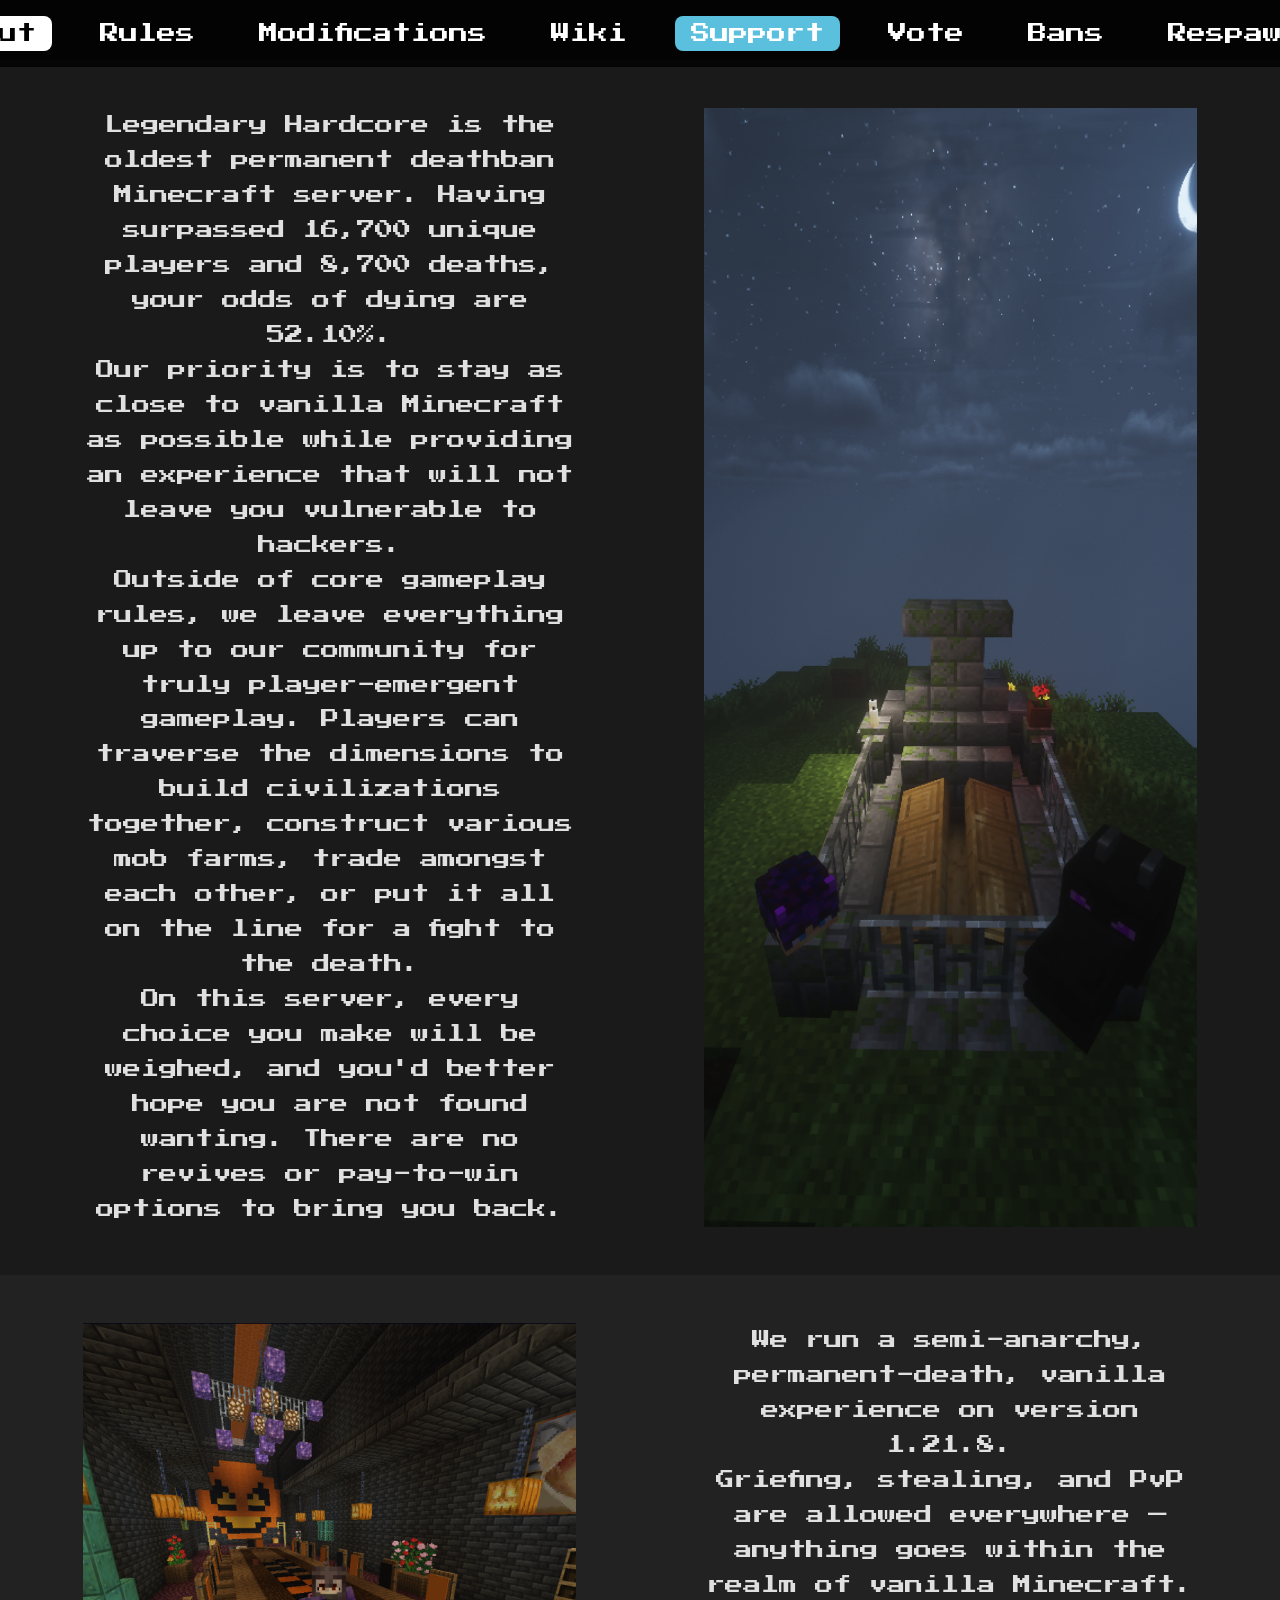
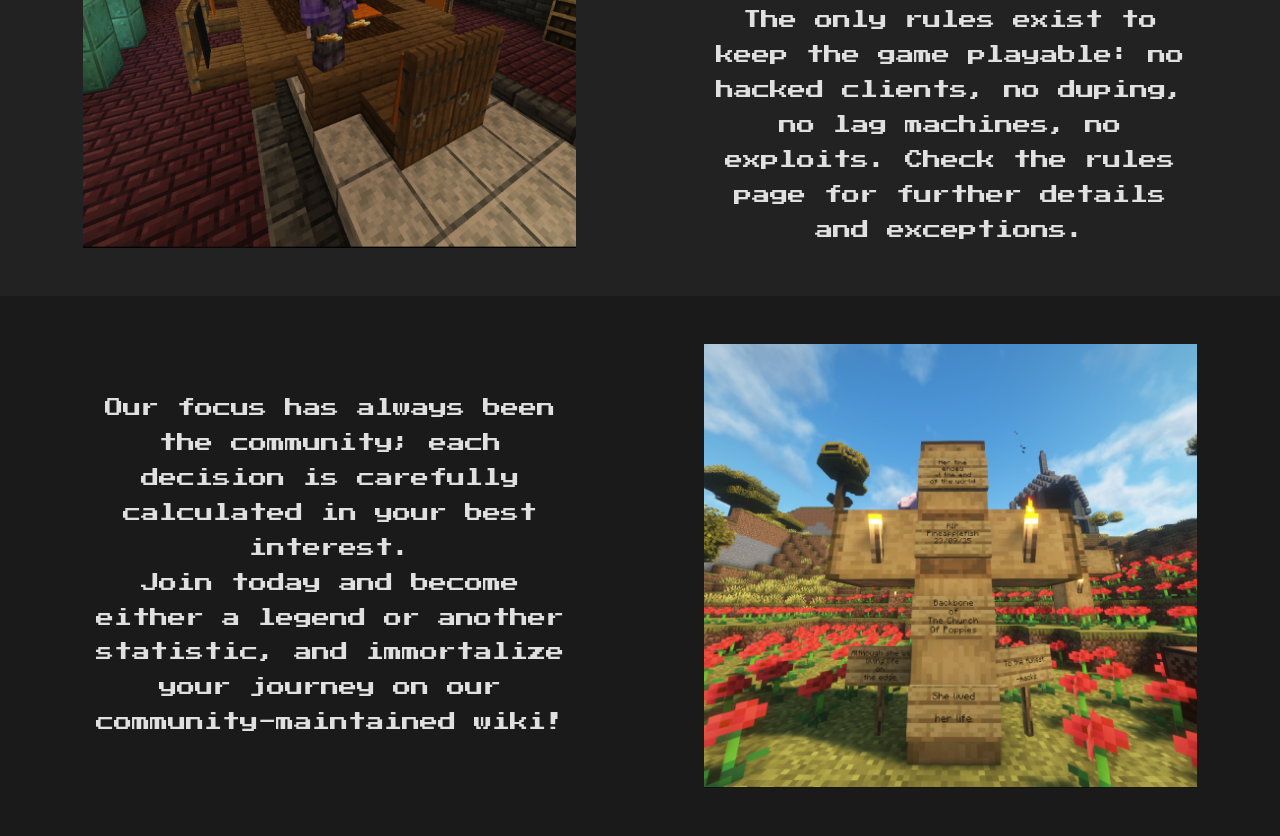
<file: about.html>
<!DOCTYPE html>
<html lang="en">
<head>
    <meta charset="UTF-8">
    <meta name="viewport" content="width=device-width, initial-scale=1.0">
    <title>About - Legendary Hard-Core</title>
    <link rel="stylesheet" href="styles.css">
    <link href="https://fonts.googleapis.com/css2?family=Press+Start+2P&display=swap" rel="stylesheet">
    <!-- Font Awesome for social icons  -->
    <link rel="stylesheet" href="https://cdnjs.cloudflare.com/ajax/libs/font-awesome/6.5.1/css/all.min.css">
</head>
<body>
    <!-- Navigation Menu (same on all pages, with active class on current) -->
    <nav class="navbar">
        <!-- Hamburger icon (visible on mobile) -->
        <div class="hamburger" id="hamburger">
            <span></span>
            <span></span>
            <span></span>
        </div>

        <!-- Side menu content (hidden by default on mobile, visible horizontal on desktop) -->
        <div class="nav-sidebar" id="nav-sidebar">
            <!-- Close button (X) inside menu for easy close on mobile -->
            <div class="close-btn" id="close-btn">×</div>

            <ul class="nav-menu">
                <li><a href="index.html">Home</a></li>
                <li><a href="about.html" class="active" >About</a></li>
                <li><a href="rules.html">Rules</a></li>
                <li><a href="modifications.html">Modifications</a></li>
                <li><a href="https://wiki.legendaryhc.org/index.php?title=Main_Page" target="_blank">Wiki</a></li>
                <li><a href="support.html" class="shop">Support</a></li>
                <li><a href="vote.html">Vote</a></li>
                <li><a href="https://bans.legendaryhc.org/" target="_blank">Bans</a></li>
                <li><a href="respawn.html">Respawn</a></li>
                <li><a href="events.html">Events</a></li>
            </ul>
        </div>
    </nav>

    <!-- Row 1 -->
<div class="about-row row-1">
    <div class="about-text">
        <p>
            Legendary Hardcore is the oldest permanent deathban Minecraft server. Having surpassed 16,700 unique players and 8,700 deaths, your odds of dying are 52.10%.
        </p>
        <p>
            Our priority is to stay as close to vanilla Minecraft as possible while providing an experience that will not leave you vulnerable to hackers.
        </p>
        <p>
            Outside of core gameplay rules, we leave everything up to our community for truly player-emergent gameplay. Players can traverse the dimensions to build civilizations together, construct various mob farms, trade amongst each other, or put it all on the line for a fight to the death.
        </p>
        <p>
            On this server, every choice you make will be weighed, and you'd better hope you are not found wanting. There are no revives or pay-to-win options to bring you back.
        </p>
    </div>
    <div class="about-image">
        <img src="images/about/2025-11-15_00.03.40.png" alt="grave" class="feature-img">
    </div>
</div>

<!-- Row 2 -->
<div class="about-row row-2">
    <div class="about-image">
        <img src="images/about/pumpkin cave.png" alt="Huge underground base excavation" class="feature-img">
    </div>
    <div class="about-text">
        <p>
            We run a semi-anarchy, permanent-death, vanilla experience on version 1.21.8.
        </p>
        <p>
            Griefing, stealing, and PvP are allowed everywhere — anything goes within the realm of vanilla Minecraft.
        </p>
        <p>
            The only rules exist to keep the game playable: no hacked clients, no duping, no lag machines, no exploits. Check the rules page for further details and exceptions.
        </p>
    </div>
</div>

<!-- Row 3 -->
<div class="about-row row-3">
    <div class="about-text">
        <p>
            Our focus has always been the community; each decision is carefully calculated in your best interest.
        </p>
        <p>
            Join today and become either a legend or another statistic, and immortalize your journey on our community-maintained wiki!
        </p>
    </div>
    <div class="about-image">
        <img src="images/about/pinefish grave.PNG" alt="grave" class="feature-img">
    </div>
</div>
    </section>

    <script src="script.js"></script>
</body>

</html>
</file>
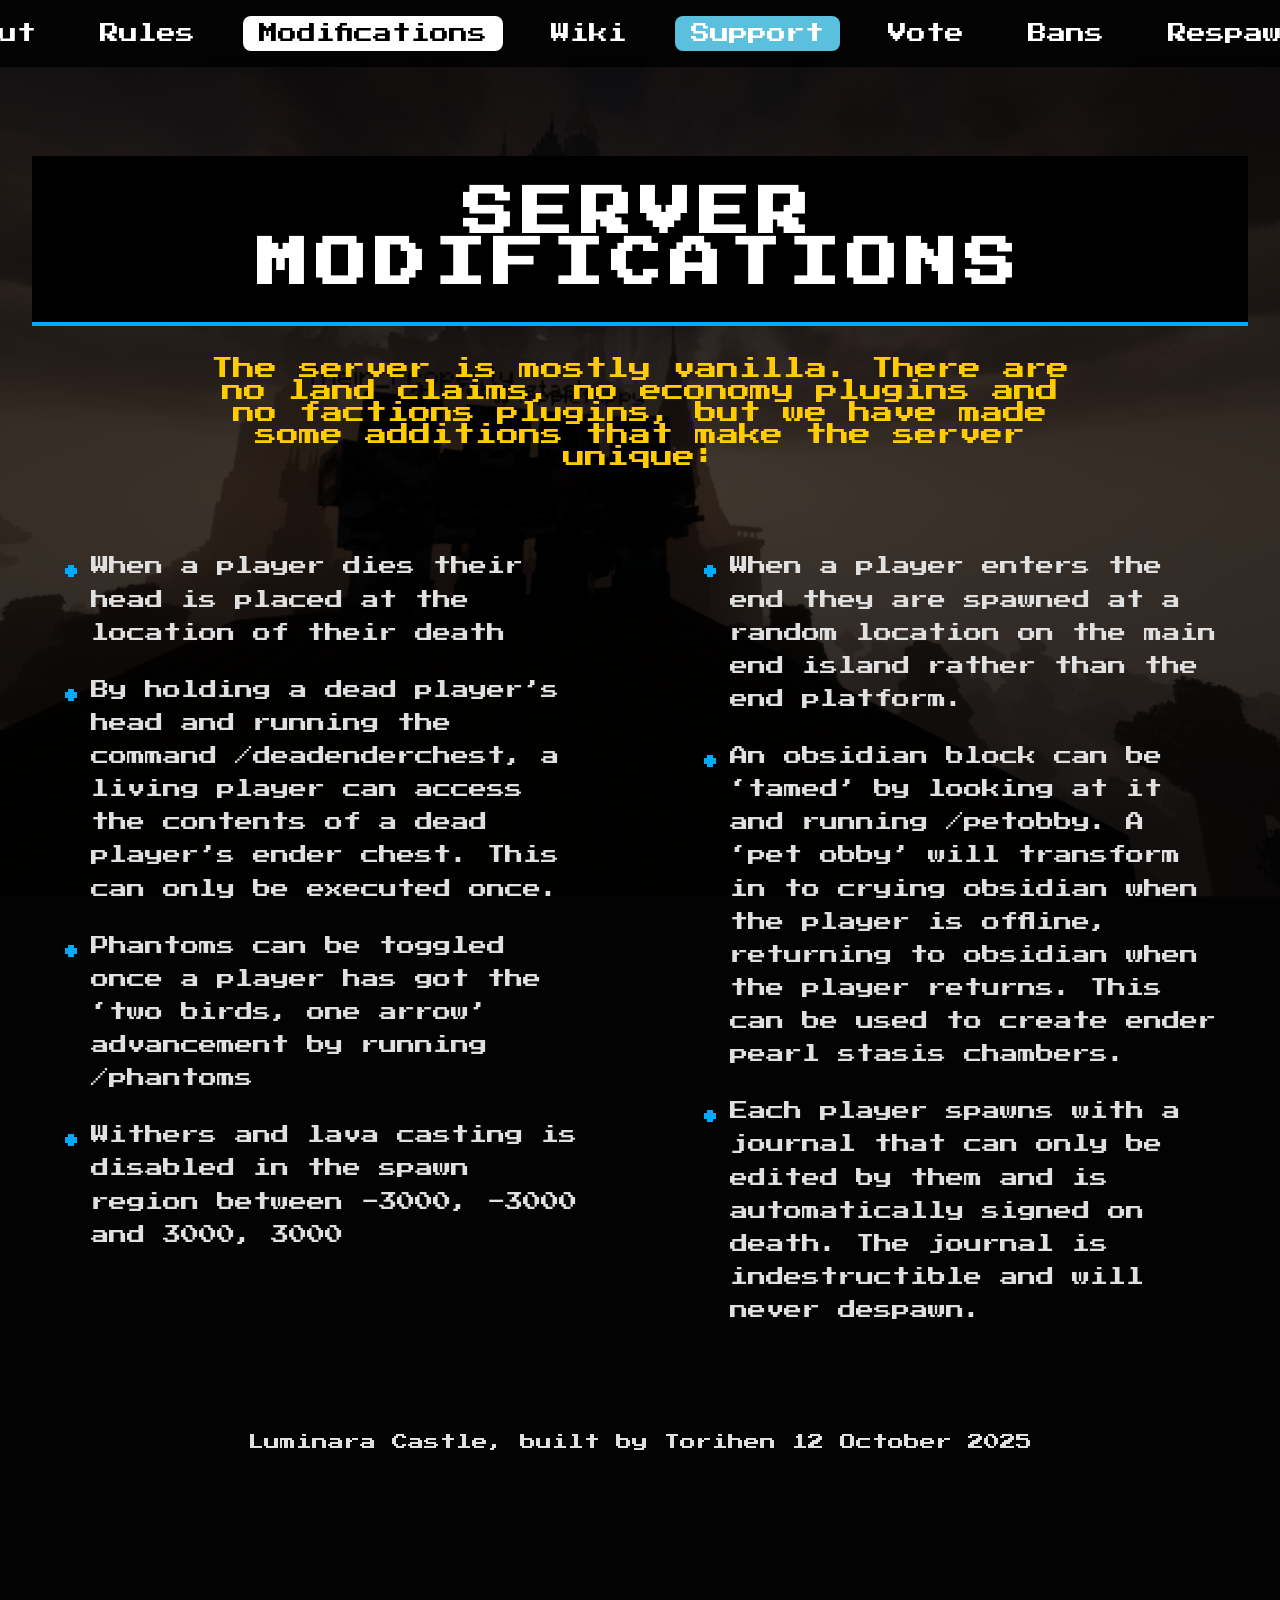
<file: modifications.html>
<!DOCTYPE html>
<html lang="en">
<head>
    <meta charset="UTF-8">
    <meta name="viewport" content="width=device-width, initial-scale=1.0">
    <title>Modifications - Legendary Hard-Core</title>
    <link rel="stylesheet" href="styles.css">
    <link href="https://fonts.googleapis.com/css2?family=Press+Start+2P&display=swap" rel="stylesheet">
    <!-- Font Awesome for social icons -->
    <link rel="stylesheet" href="https://cdnjs.cloudflare.com/ajax/libs/font-awesome/6.5.1/css/all.min.css">
</head>
<body>
    <!-- Navigation Menu  -->
    <nav class="navbar">
        <!-- Hamburger icon (visible on mobile) -->
        <div class="hamburger" id="hamburger">
            <span></span>
            <span></span>
            <span></span>
        </div>

        <!-- Side menu content (hidden by default on mobile, visible horizontal on desktop) -->
        <div class="nav-sidebar" id="nav-sidebar">
            <!-- Close button (X) inside menu for easy close on mobile -->
            <div class="close-btn" id="close-btn">×</div>

            <ul class="nav-menu">
                <li><a href="index.html">Home</a></li>
                <li><a href="about.html">About</a></li>
                <li><a href="rules.html">Rules</a></li>
                <li><a href="modifications.html" class="active" >Modifications</a></li>
                <li><a href="https://wiki.legendaryhc.org/index.php?title=Main_Page" target="_blank">Wiki</a></li>
                <li><a href="support.html" class="shop">Support</a></li>
                <li><a href="vote.html">Vote</a></li>
                <li><a href="https://bans.legendaryhc.org/" target="_blank">Bans</a></li>
                <li><a href="respawn.html">Respawn</a></li>
                <li><a href="events.html">Events</a></li>
            </ul>
        </div>
    </nav>

    <section class="modifications">
    <div class="modifications-header"> 
        <h2>SERVER MODIFICATIONS</h2>
    </div>

    <div class="modifications-intro"> 
        <p>
            The server is mostly vanilla. There are no land claims, no economy plugins and no factions plugins, but we have made some additions that make the server unique:
        </p>
    </div>

    <div class="modifications-spacer"></div> 

    <div class="modifications-columns">
        <ul class="modifications-list">
            <li>When a player dies their head is placed at the location of their death</li>
            <li>By holding a dead player’s head and running the command /deadenderchest, a living player can access the contents of a dead player’s ender chest. This can only be executed once.</li>
            <li>Phantoms can be toggled once a player has got the ‘two birds, one arrow’ advancement by running /phantoms</li>
            <li>Withers and lava casting is disabled in the spawn region between -3000, -3000 and 3000, 3000</li>
        </ul>
        <ul class="modifications-list">
            <li>When a player enters the end they are spawned at a random location on the main end island rather than the end platform.</li>
            <li>An obsidian block can be ‘tamed’ by looking at it and running /petobby. A ‘pet obby’ will transform in to crying obsidian when the player is offline, returning to obsidian when the player returns. This can be used to create ender pearl stasis chambers.</li>
            <li>Each player spawns with a journal that can only be edited by them and is automatically signed on death. The journal is indestructible and will never despawn.</li>
        </ul>
    </div>

    <div class="background-caption">Luminara Castle, built by Torihen 12 October 2025</div> 
    
</section>

    <script src="script.js"></script>
</body>

</html>
</file>
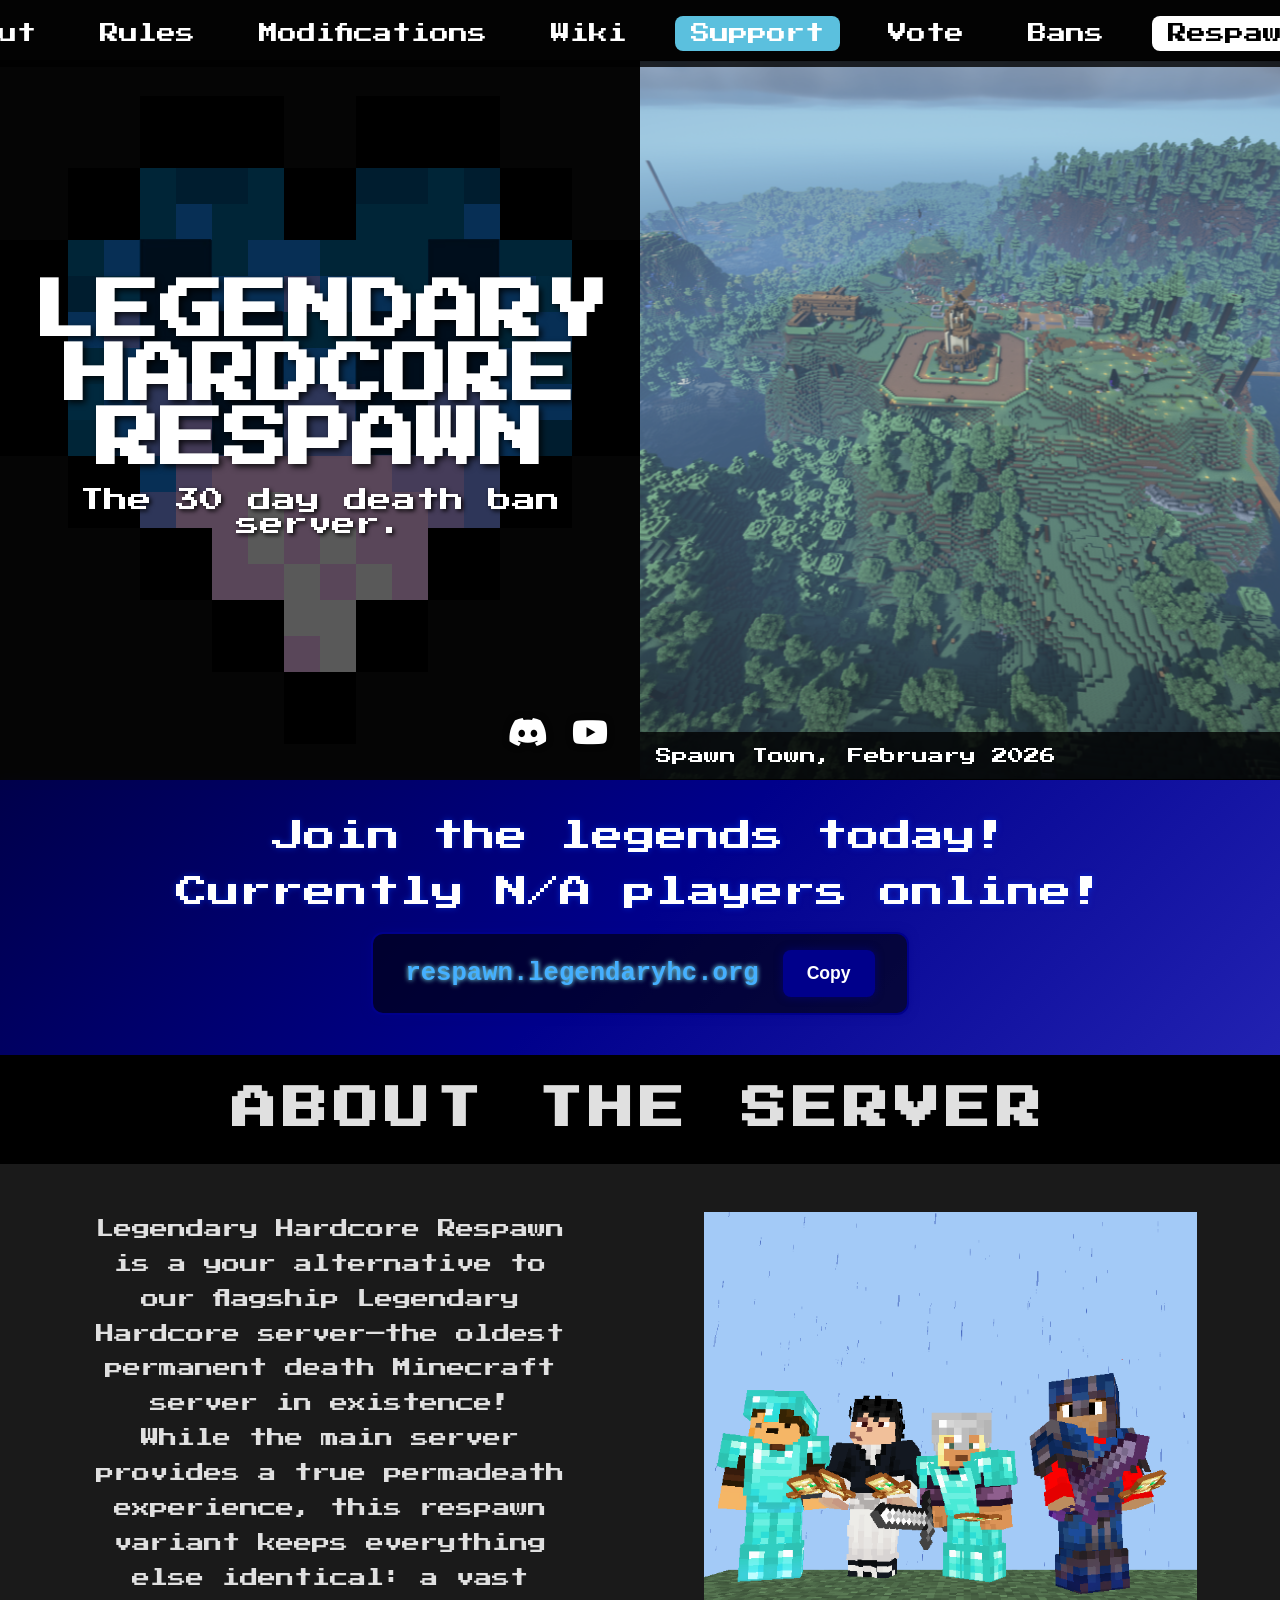
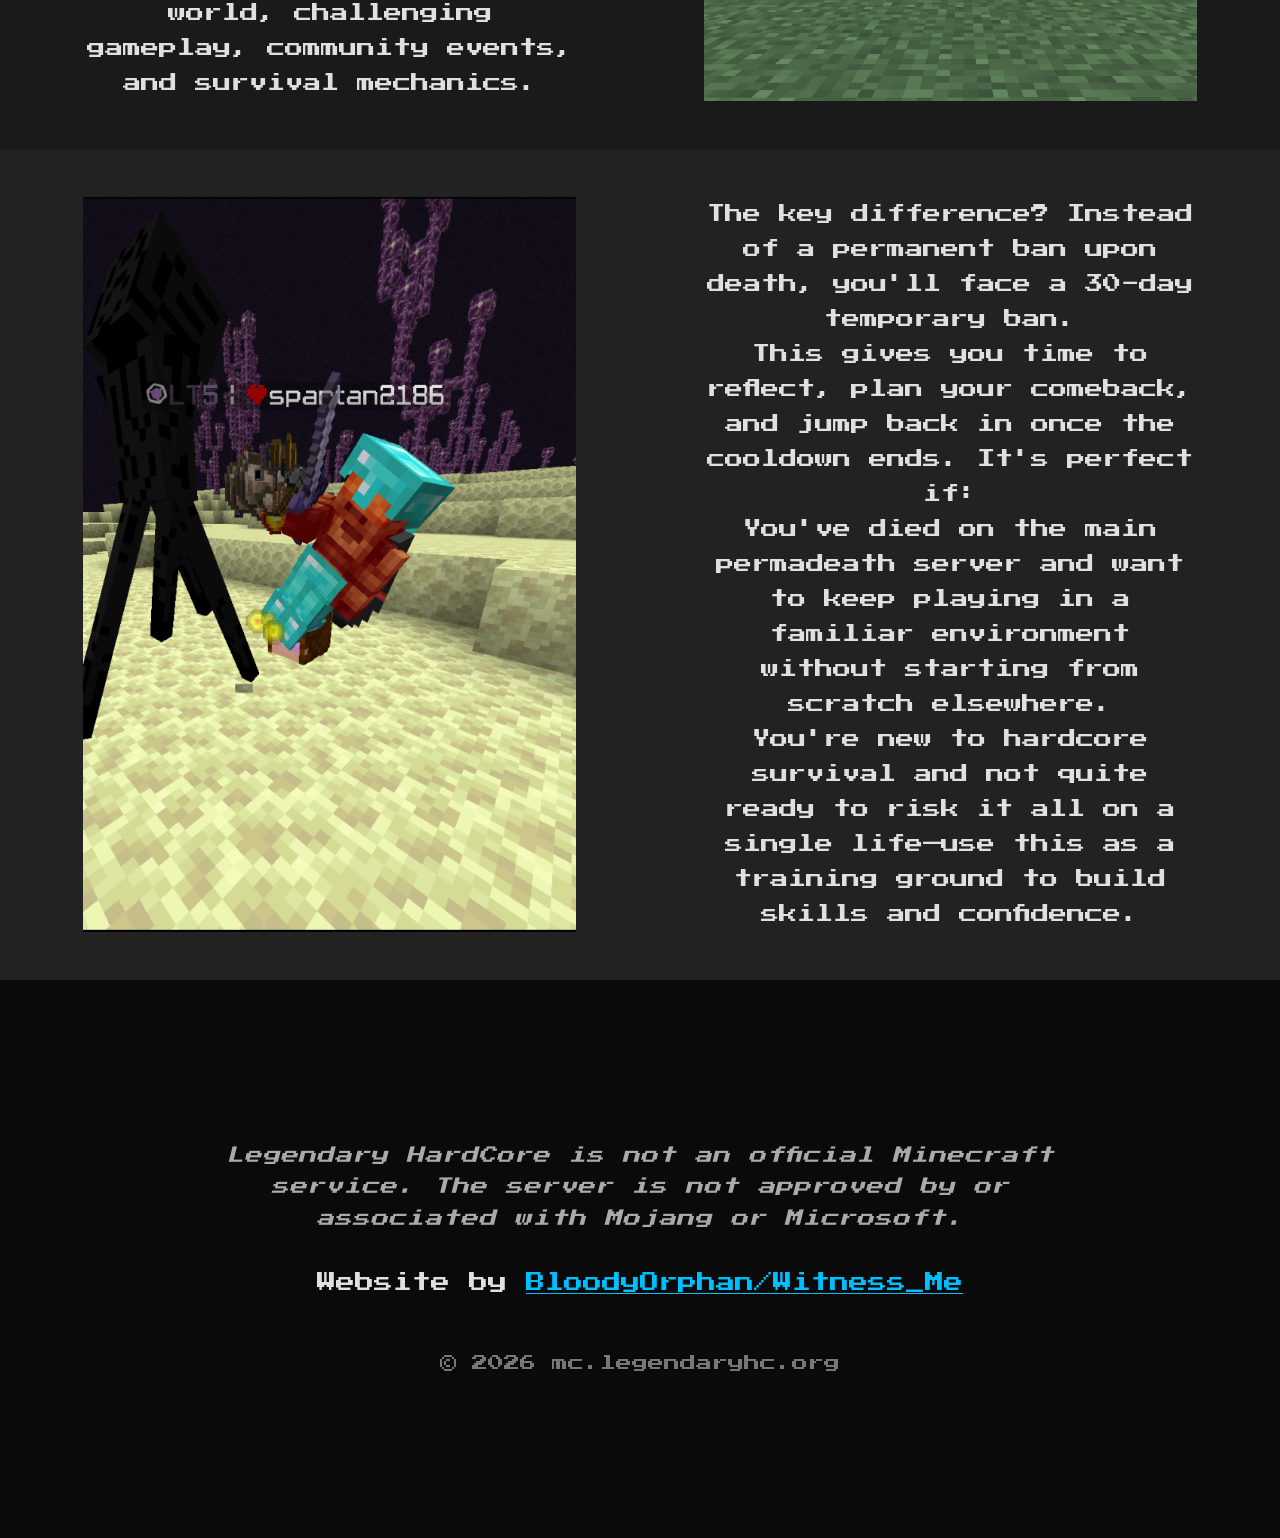
<file: respawn.html>
<!-- Updated respawn.html (add class="respawn" to body, and update nav to include all links with Respawn active) -->
<!DOCTYPE html>
<html lang="en">
<head>
    <meta charset="UTF-8">
    <meta name="viewport" content="width=device-width, initial-scale=1.0">
    <title>LHC - Legendary Hard-Core</title>
    <link rel="stylesheet" href="styles.css">
    <link href="https://fonts.googleapis.com/css2?family=Press+Start+2P&display=swap" rel="stylesheet">
    <!-- Font Awesome for social icons -->
    <link rel="stylesheet" href="https://cdnjs.cloudflare.com/ajax/libs/font-awesome/6.5.1/css/all.min.css">
</head>
<body class="respawn">
    <!-- Navigation Menu -->
    <nav class="navbar">
        <!-- Hamburger icon (visible on mobile) -->
        <div class="hamburger" id="hamburger">
            <span></span>
            <span></span>
            <span></span>
        </div>

        <!-- Side menu content (hidden by default on mobile, visible horizontal on desktop) -->
        <div class="nav-sidebar" id="nav-sidebar">
            <!-- Close button (X) inside menu for easy close on mobile -->
            <div class="close-btn" id="close-btn">×</div>

            <ul class="nav-menu">
                <li><a href="index.html">Home</a></li>
                <li><a href="about.html">About</a></li>
                <li><a href="rules.html">Rules</a></li>
                <li><a href="modifications.html">Modifications</a></li>
                <li><a href="https://wiki.legendaryhc.org/index.php?title=Main_Page" target="_blank">Wiki</a></li>
                <li><a href="support.html" class="shop">Support</a></li>
                <li><a href="vote.html">Vote</a></li>
                <li><a href="https://bans.legendaryhc.org/" target="_blank">Bans</a></li>
                <li><a href="respawn.html" class="active">Respawn</a></li>
                <li><a href="events.html">Events</a></li>
            </ul>
        </div>
    </nav>

    <header class="hero">
        <div class="left-side">
            <h1>Legendary Hardcore Respawn</h1>
            <p>The 30 day death ban server.</p>
            <div class="social-links">
                <a href="https://discord.gg/legendaryhc" target="_blank" title="Discord"><i class="fab fa-discord"></i></a>
                <a href="https://www.youtube.com/@LegendaryHardcore" target="_blank" title="YouTube"><i class="fab fa-youtube"></i></a>
                <!-- <a href="https://x.com/yourhandle" target="_blank" title="X (Twitter)"><i class="fab fa-x-twitter"></i></a>
                <a href="https://reddit.com/r/yoursub" target="_blank" title="Reddit"><i class="fab fa-reddit-alien"></i></a>
                <a href="https://instagram.com/yourhandle" target="_blank" title="Instagram"><i class="fab fa-instagram"></i></a>
            -->
            </div>
        </div>
        <div class="right-side">
            <div class="slideshow">
                <img src="images/spawn town respawn.PNG" alt="Settlement" class="slide active" data-caption='Spawn Town, February 2026'>
                <img src="images/respawn spawn town.PNG" alt="Settlement" class="slide" data-caption='Spawn Town, February 2026'>
                <img src="images/respawn king.PNG" alt="Settlement" class="slide" data-caption='zJews, self proclaimed King of the server, November 2025'>
                <!-- Add more <img> as needed -->
            </div>
            <div class="caption"></div> 
        </div>
    </header>

    <!-- CTA at the bottom (updated with player count display) -->
        <div class="about-cta">
            <p>Join the legends today!</p>
            <p>Currently <span id="player-count">Loading...</span> players online!</p> 
            <div class="ip-copy">
                <span>respawn.legendaryhc.org</span>
                <button onclick="copyIP()" title="Copy IP">Copy</button>
            </div>
        </div>
     <section class="about">
        <div class="about-header">
            <h2>ABOUT THE SERVER</h2>
        </div>

        
<!-- Row 1 -->
<div class="about-row row-1">
    <div class="about-text">
        <p>
            Legendary Hardcore Respawn is a your alternative to our flagship Legendary Hardcore server—the oldest permanent death Minecraft server in existence!
        </p>
        <p>
            While the main server provides a true permadeath experience, this respawn variant keeps everything else identical: a vast world, challenging gameplay, community events, and survival mechanics.
        </p>
    </div>
    <div class="about-image">
        <img src="images/respawn gang.PNG" alt="grave" class="feature-img">
    </div>
</div>

<!-- Row 2 -->
<div class="about-row row-2">
    <div class="about-image">
        <img src="images/respawn hippie death lulz.PNG" alt="grave" class="feature-img">
    </div>
    <div class="about-text">
        <p>
            The key difference? Instead of a permanent ban upon death, you'll face a 30-day temporary ban.
        </p>
        <p>
            This gives you time to reflect, plan your comeback, and jump back in once the cooldown ends. It's perfect if:
        </p>
        <p>
            You've died on the main permadeath server and want to keep playing in a familiar environment without starting from scratch elsewhere.
        </p>
        <p>
            You're new to hardcore survival and not quite ready to risk it all on a single life—use this as a training ground to build skills and confidence.
        </p>
    </div>
</div>

    </section>


         <section class="contact">
        </div>

        <div class="contact-content">
            <p class="disclaimer">
                Legendary HardCore is not an official Minecraft service. The server is not approved by or associated with Mojang or Microsoft.
            </p>

            <p class="credits">
                Website by <a href="https://wiki.legendaryhc.org/index.php?title=BloodyOrphan" target="_blank">BloodyOrphan/Witness_Me</a>
            </p>

            <p class="copyright">
                © 2026 mc.legendaryhc.org
            </p>
        </div>
    </section>
    <script src="script.js"></script>
</body>

</html>
</file>
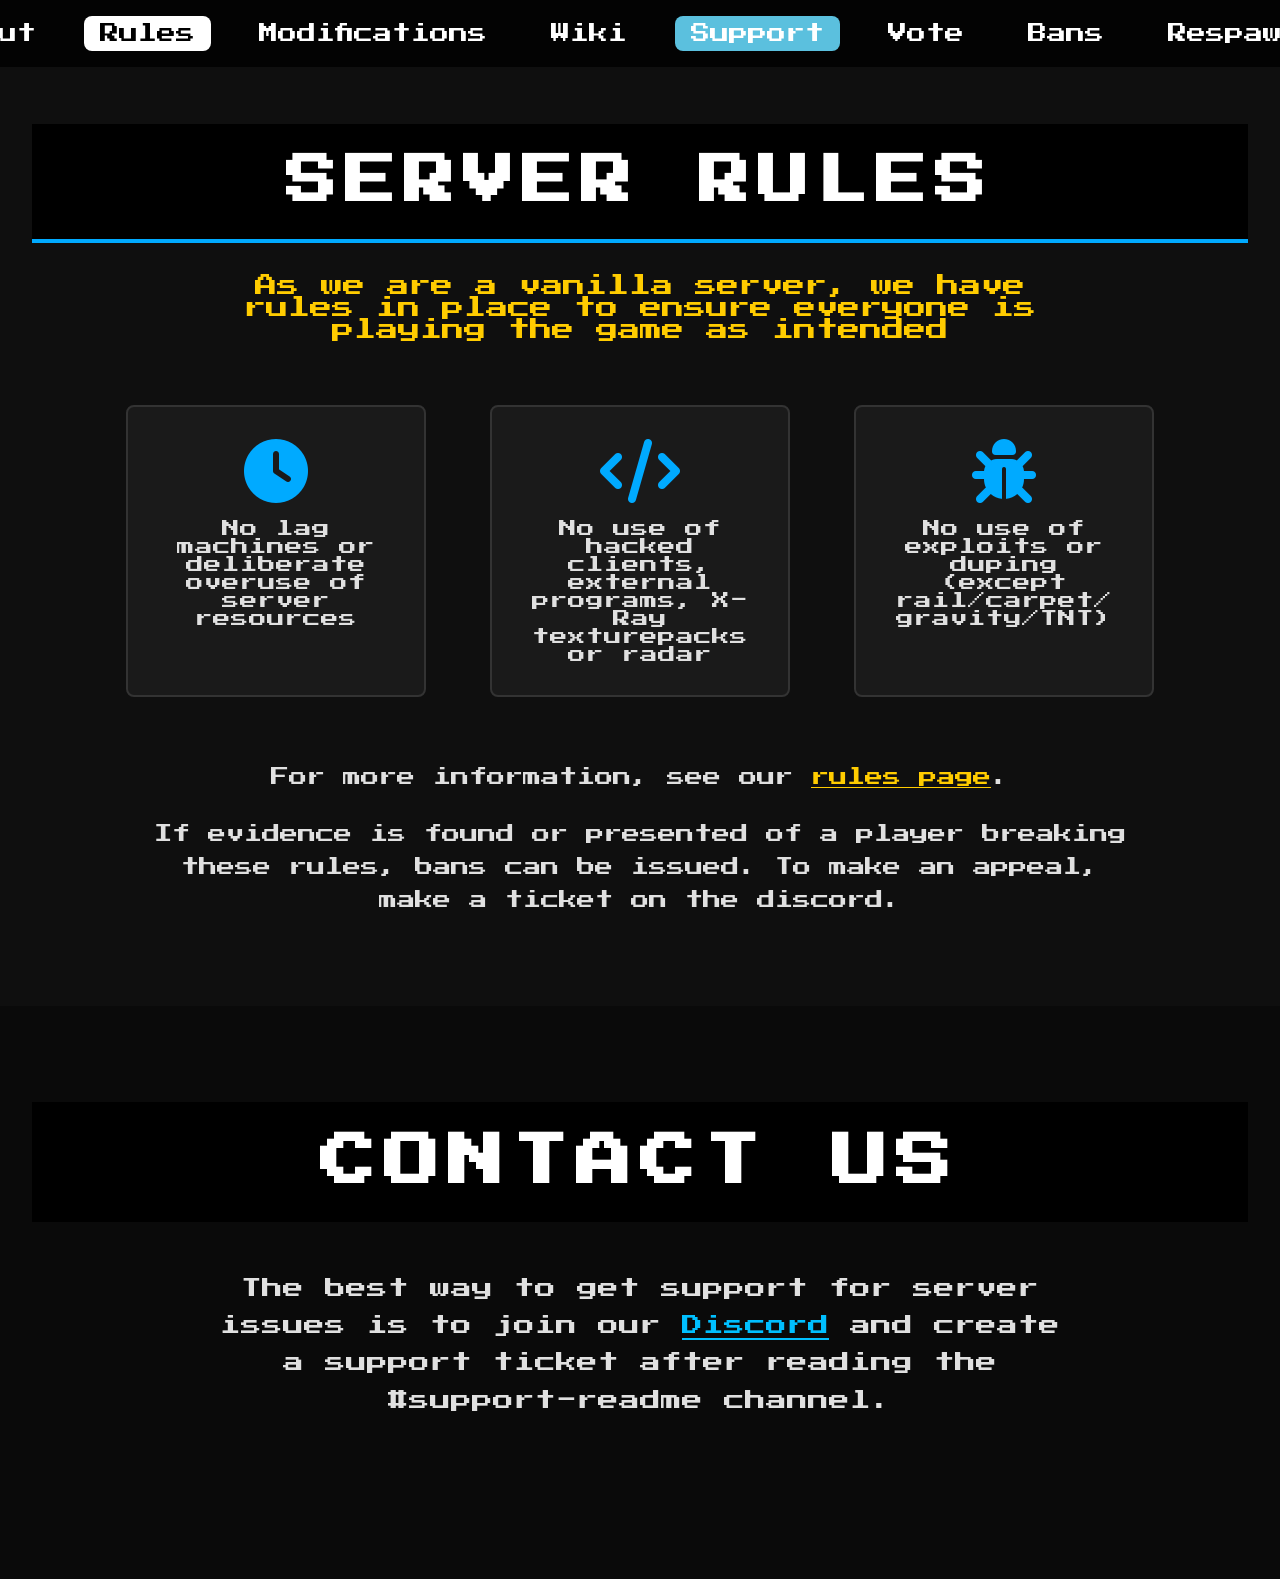
<file: rules.html>
<!DOCTYPE html>
<html lang="en">
<head>
    <meta charset="UTF-8">
    <meta name="viewport" content="width=device-width, initial-scale=1.0">
    <title>Rules - Legendary Hard-Core</title>
    <link rel="stylesheet" href="styles.css">
    <link href="https://fonts.googleapis.com/css2?family=Press+Start+2P&display=swap" rel="stylesheet">
    <!-- Font Awesome for social icons -->
    <link rel="stylesheet" href="https://cdnjs.cloudflare.com/ajax/libs/font-awesome/6.5.1/css/all.min.css">
</head>
<body>
    <!-- Navigation Menu (same on all pages, with active class on current) -->
    <nav class="navbar">
        <!-- Hamburger icon (visible on mobile) -->
        <div class="hamburger" id="hamburger">
            <span></span>
            <span></span>
            <span></span>
        </div>

        <!-- Side menu content (hidden by default on mobile, visible horizontal on desktop) -->
        <div class="nav-sidebar" id="nav-sidebar">
            <!-- Close button (X) inside menu for easy close on mobile -->
            <div class="close-btn" id="close-btn">×</div>

            <ul class="nav-menu">
                <li><a href="index.html">Home</a></li>
                <li><a href="about.html">About</a></li>
                <li><a href="rules.html" class="active" >Rules</a></li>
                <li><a href="modifications.html">Modifications</a></li>
                <li><a href="https://wiki.legendaryhc.org/index.php?title=Main_Page" target="_blank">Wiki</a></li>
                <li><a href="support.html" class="shop">Support</a></li>
                <li><a href="vote.html">Vote</a></li>
                <li><a href="https://bans.legendaryhc.org/" target="_blank">Bans</a></li>
                <li><a href="respawn.html">Respawn</a></li>
                <li><a href="events.html">Events</a></li>
            </ul>
        </div>
    </nav>

    <section class="rules">
        <div class="rules-header">
            <h2>SERVER RULES</h2>
        </div>

        <div class="rules-intro">
            <p>
                As we are a vanilla server, we have rules in place to ensure everyone is playing the game as intended
            </p>
        </div>

        <div class="rules-highlights">
            <div class="rule-card">
                <i class="fas fa-clock rule-icon"></i>
                <p>No lag machines or deliberate overuse of server resources</p>
            </div>
            <div class="rule-card">
                <i class="fas fa-code rule-icon"></i>
                <p>No use of hacked clients, external programs, X-Ray texturepacks or radar</p>
            </div>
            <div class="rule-card">
                <i class="fas fa-bug rule-icon"></i>
                <p>No use of exploits or duping (except rail/carpet/ gravity/TNT)</p>
            </div>
        </div>

        <div class="rules-details">
            <p>
                For more information, see our <a href="https://wiki.legendaryhc.org/index.php?title=Rules" target="_blank">rules page</a>.
            </p>
            <p>
                If evidence is found or presented of a player breaking these rules, bans can be issued. To make an appeal, make a ticket on the discord.
            </p>
        </div>
    </section>

    <!-- Merged Contact.html to the bottom -->
    <section class="contact" id="contact">
        <div class="contact-header">
            <h2>CONTACT US</h2>
        </div>

        <div class="contact-content">
            <p>
                The best way to get support for server issues is to join our <a href="https://discord.gg/legendaryhc" target="_blank">Discord</a> 
                and create a support ticket after reading the #support-readme channel.
            </p>
        </div>
    </section>

    <script src="script.js"></script>
</body>
</html>
</file>
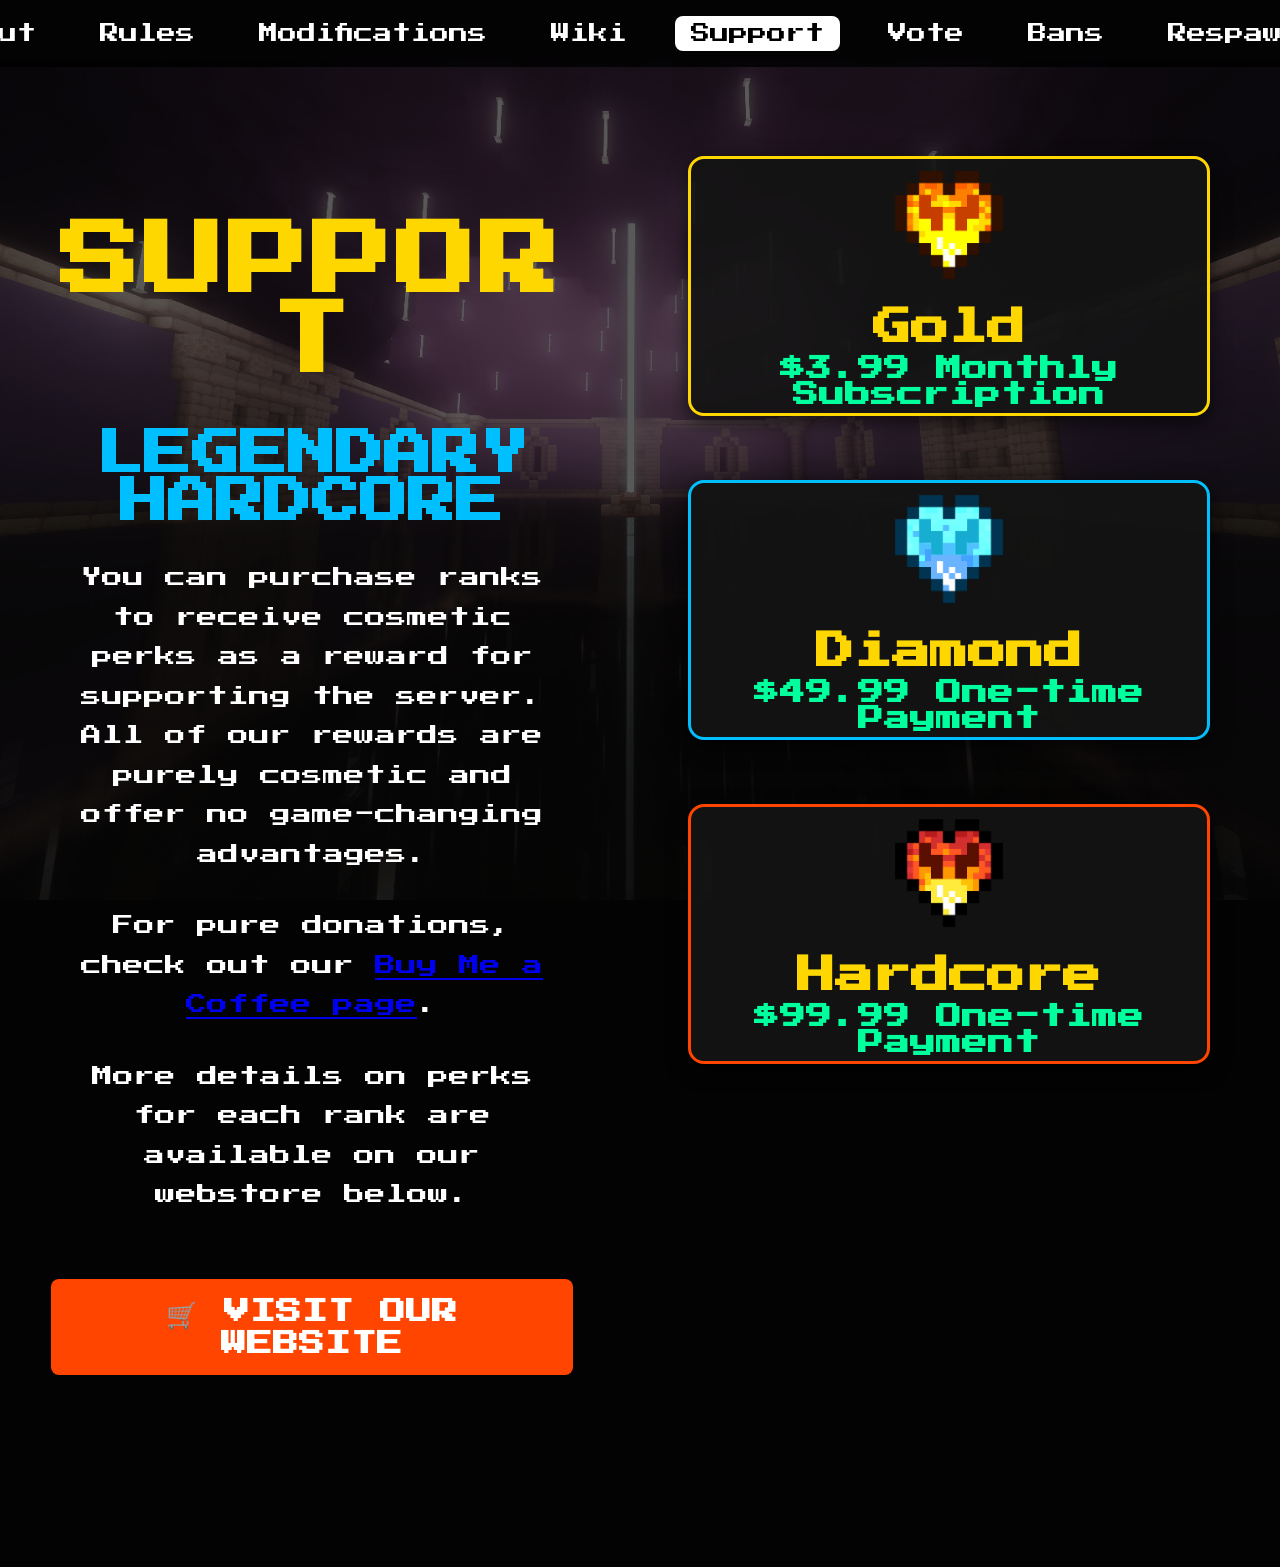
<file: support.html>
<!DOCTYPE html>
<html lang="en">
<head>
    <meta charset="UTF-8">
    <meta name="viewport" content="width=device-width, initial-scale=1.0">
    <title>Support - Legendary Hard-Core</title>
    <link rel="stylesheet" href="styles.css">
    <link href="https://fonts.googleapis.com/css2?family=Press+Start+2P&display=swap" rel="stylesheet">
    <!-- Font Awesome for social icons -->
    <link rel="stylesheet" href="https://cdnjs.cloudflare.com/ajax/libs/font-awesome/6.5.1/css/all.min.css">
</head>
<body>
    <!-- Navigation Menu (same on all pages, with active class on current) -->
    <nav class="navbar">
        <!-- Hamburger icon (visible on mobile) -->
        <div class="hamburger" id="hamburger">
            <span></span>
            <span></span>
            <span></span>
        </div>

        <!-- Side menu content (hidden by default on mobile, visible horizontal on desktop) -->
        <div class="nav-sidebar" id="nav-sidebar">
            <!-- Close button (X) inside menu for easy close on mobile -->
            <div class="close-btn" id="close-btn">×</div>

            <ul class="nav-menu">
                <li><a href="index.html">Home</a></li>
                <li><a href="about.html">About</a></li>
                <li><a href="rules.html">Rules</a></li>
                <li><a href="modifications.html">Modifications</a></li>
                <li><a href="https://wiki.legendaryhc.org/index.php?title=Main_Page" target="_blank">Wiki</a></li>
                <li><a href="support.html" class="active"  class="shop">Support</a></li>
                <li><a href="vote.html">Vote</a></li>
                <li><a href="https://bans.legendaryhc.org/" target="_blank">Bans</a></li>
                <li><a href="respawn.html">Respawn</a></li>
                <li><a href="events.html">Events</a></li>
            </ul>
        </div>
    </nav>

    <section class="support">
        <div class="support-container">
            <!-- Left side: Text description -->
            <div class="support-text">
                <h2>SUPPORT</h2>
                <h3>LEGENDARY HARDCORE</h3>
                <p>
                    You can purchase ranks to receive cosmetic perks as a reward for supporting the server. All of our rewards are purely cosmetic and offer no game-changing advantages.
                </p>
               
                <p>
                    For pure donations, check out our 
                    <a href="https://buymeacoffee.com/hardcore" target="_blank">Buy Me a Coffee page</a>.
                </p>
                <p>More details on perks for each rank are available on our webstore below.</p>

                <a href="https://legendary-hardcore.tebex.io/" target="_blank" class="visit-store">
                    <span>🛒 VISIT OUR WEBSITE</span>
                </a>
            </div>

            <!-- Right side: Rank cards with hover flip -->
            <div class="support-ranks">
                <div class="rank-card gold">
                    <div class="rank-inner">
                        <div class="rank-front">
                            <img src="images/ranks/Gold_rank.png" alt="Gold Heart Badge" class="rank-heart">
                            <h4>Gold</h4>
                            <span class="price">$3.99 Monthly Subscription</span>
                        </div>
                        <div class="rank-back">
                            <ul>
                                <li>Gold Supporter Badge</li>
                                <li>Priority queue</li>
                                <li>Custom death sounds</li>
                                <li>Basic color codes in nickname</li>
                                <!-- Future perks? -->
                            </ul>
                        </div>
                    </div>
                </div>

                <div class="rank-card diamond">
                    <div class="rank-inner">
                        <div class="rank-front">
                            <img src="images/ranks/Diamond_rank.png" alt="Diamond Heart Badge" class="rank-heart">
                            <h4>Diamond</h4>
                            <span class="price">$49.99 One-time Payment</span>
                        </div>
                        <div class="rank-back">
                            <ul>
                                <li>All Gold perks included</li>
                                <li>Diamond Supporter Badge</li>
                                <li>Custom hex colors in nick</li>
                                <li>Use [item] to show held item in chat</li>
                                <li>Unlock full chat formatting (bold, italic, etc.)</li>
                                <!-- Future perks? -->
                            </ul>
                        </div>
                    </div>
                </div>

                <div class="rank-card hardcore">
                    <div class="rank-inner">
                        <div class="rank-front">
                            <img src="images/ranks/Hardcore_rank.png" alt="Hardcore Heart Badge" class="rank-heart">
                            <h4>Hardcore</h4>
                            <span class="price">$99.99 One-time Payment</span>
                        </div>
                        <div class="rank-back">
                            <ul>
                                <li>All Diamond perks</li>
                                <li>Legendary exclusive badge</li>
                                <li>Custom lore/flavor text on items</li>
                                <li>Use /hat to wear blocks on head</li>
                                <li>Future exclusive features first</li>
                                <!-- Future perks? -->
                            </ul>
                        </div>
                    </div>
                </div>
            </div>
        </div>
    </section>

    <script src="script.js"></script>
</body>

</html>
</file>
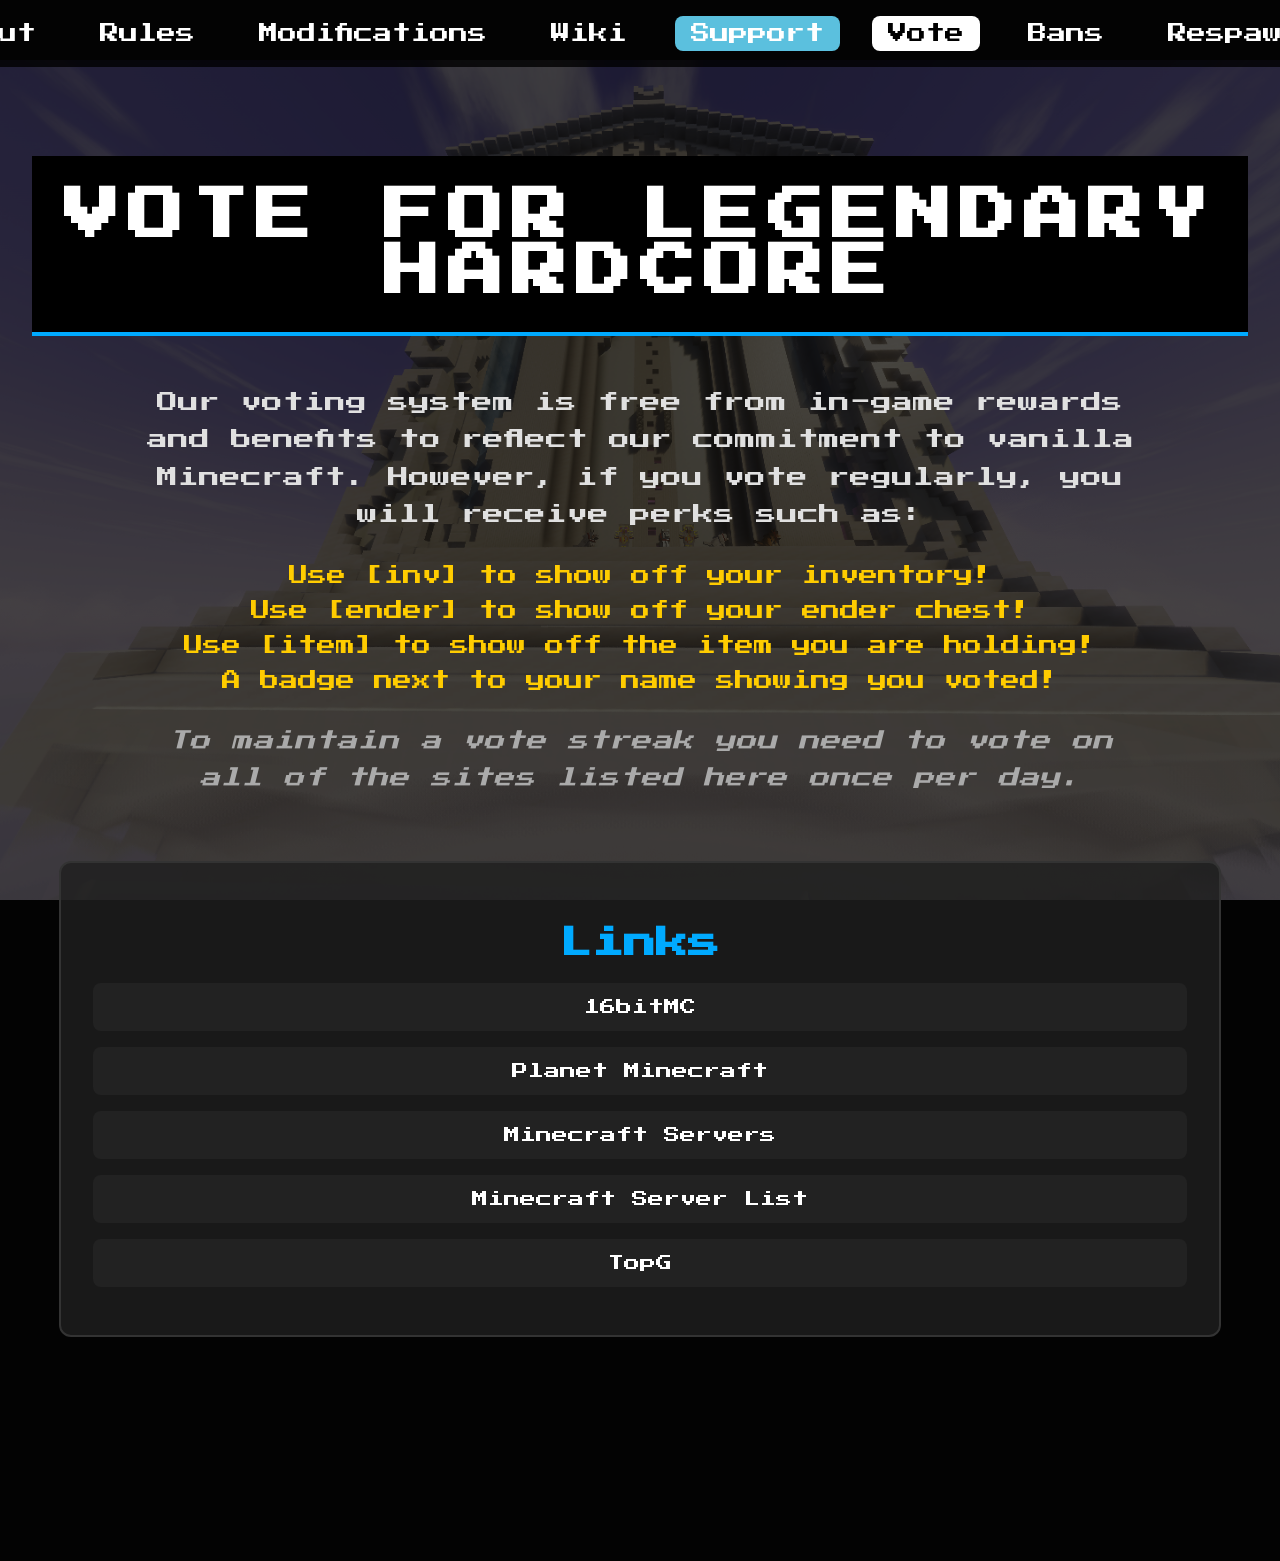
<file: vote.html>
<!DOCTYPE html>
<html lang="en">
<head>
    <meta charset="UTF-8">
    <meta name="viewport" content="width=device-width, initial-scale=1.0">
    <title>Vote - Legendary Hard-Core</title>
    <link rel="stylesheet" href="styles.css">
    <link href="https://fonts.googleapis.com/css2?family=Press+Start+2P&display=swap" rel="stylesheet">
    <!-- Font Awesome for social icons -->
    <link rel="stylesheet" href="https://cdnjs.cloudflare.com/ajax/libs/font-awesome/6.5.1/css/all.min.css">
</head>
<body>
    <!-- Navigation Menu (same on all pages, with active class on current) -->
    <nav class="navbar">
        <!-- Hamburger icon (visible on mobile) -->
        <div class="hamburger" id="hamburger">
            <span></span>
            <span></span>
            <span></span>
        </div>

        <!-- Side menu content (hidden by default on mobile, visible horizontal on desktop) -->
        <div class="nav-sidebar" id="nav-sidebar">
            <!-- Close button (X) inside menu for easy close on mobile -->
            <div class="close-btn" id="close-btn">×</div>

            <ul class="nav-menu">
                <li><a href="index.html">Home</a></li>
                <li><a href="about.html">About</a></li>
                <li><a href="rules.html">Rules</a></li>
                <li><a href="modifications.html">Modifications</a></li>
                <li><a href="https://wiki.legendaryhc.org/index.php?title=Main_Page" target="_blank">Wiki</a></li>
                <li><a href="support.html" class="shop">Support</a></li>
                <li><a href="vote.html" class="active" >Vote</a></li>
                <li><a href="https://bans.legendaryhc.org/" target="_blank">Bans</a></li>
                <li><a href="respawn.html">Respawn</a></li>
                <li><a href="events.html">Events</a></li>
            </ul>
        </div>
    </nav>

    <section class="vote">
        <div class="vote-header">
            <h2>VOTE FOR LEGENDARY HARDCORE</h2>
        </div>

        <div class="vote-intro">
            <p>
                Our voting system is free from in-game rewards and benefits to reflect our commitment to vanilla Minecraft. However, if you vote regularly, you will receive perks such as:
            </p>
            <ul class="perks-list">
                <li>Use [inv] to show off your inventory!</li>
                <li>Use [ender] to show off your ender chest!</li>
                <li>Use [item] to show off the item you are holding!</li>
                <li>A badge next to your name showing you voted!</li>
            </ul>
            <p class="streak-note">
                To maintain a vote streak you need to vote on all of the sites listed here once per day.
            </p>
        </div>

        <div class="vote-table">
            <div class="vote-column links">
                <h3>Links</h3>
                <a href="https://16bitmc.net/vote/198" target="_blank" class="vote-link">16bitMC</a>
                <a href="https://www.planetminecraft.com/server/legendaryhardcore-permanent-deathban-anarchy-w-no-resets-brand-new/vote/" target="_blank" class="vote-link">Planet Minecraft</a>
                <a href="https://minecraftservers.org/vote/670890" target="_blank" class="vote-link">Minecraft Servers</a>
                <a href="https://minecraft-server-list.com/server/509981/vote/" target="_blank" class="vote-link">Minecraft Server List</a>
                <a href="https://topg.org/minecraft-servers/server-670424#vote" target="_blank" class="vote-link">TopG</a>
            </div>
        </div>
    </section>

    <script src="script.js"></script>
</body>

</html>
</file>
<file: styles.css>
/* Updated styles.css: Removed body background-images and moved page-specific backgrounds to .left-side selectors. 
   This ensures the background photo is only on the left side (replacing the default 'lhc_logo_heads.png' per page) 
   and prevents the home background from persisting on other pages. Replace the placeholder image paths with your actual file names/paths. */

/* Smooth scrolling for section links */
html {
    scroll-behavior: smooth;
}

/* ====================== GLOBAL MOBILE FIXES ====================== */
* {
    box-sizing: border-box;           /* Prevents padding from making things overflow */
}

html, body {
    max-width: 100%;
    overflow-x: hidden;               /* Kills horizontal scroll completely */
    overflow-wrap: break-word;
    -webkit-overflow-scrolling: touch;
}

/* Less aggressive word breaking: only break if absolutely necessary */
p, li, h1, h2, h3, h4, .rule-card p, .vote-link, .about-text p {
    word-break: normal;               /* Default: don't break words unless overflow */
    overflow-wrap: break-word;        /* Break long words only if they overflow */
    hyphens: none;                    /* Disable automatic hyphens */
}

/* Make sure ALL containers never exceed screen width */
.about-row, .rules-highlights, .vote-table, .support-container, 
.modifications-columns, .contact-content, .support-ranks {
    max-width: 100%;
    padding-left: 1.2rem;             /* Slight increase for breathing room */
    padding-right: 1.2rem;
    box-sizing: border-box;
}

body {
    margin: 0;
    font-family: 'Press Start 2P', cursive;
    color: #e0e0e0;
    text-align: center;
    padding-top: 60px; /* Space for fixed menu */
    background: #0f0f0f; /* Fallback color only; no image here to avoid covering both sides */
}


@media (max-width: 1023px) {
    body {
        padding-top: 50px; /* Slightly less for mobile */
    }
}

/* Navigation */
.navbar {
    position: fixed;
    top: 0;
    left: 0;
    width: 100%;
    z-index: 1000;
    background: rgba(0, 0, 0, 0.8);
}

/* Hamburger icon (visible on mobile) */
.hamburger {
    display: flex;
    flex-direction: column;
    gap: 7px;
    cursor: pointer;
    padding: 20px;
    position: absolute;
    top: 0;
    right: 0;
}

.hamburger span {
    width: 35px;
    height: 4px;
    background: #fff;
    border-radius: 2px;
    transition: all 0.3s ease;
}

/* X shape when menu is open */
.hamburger.active span:nth-child(1) {
    transform: rotate(45deg) translate(10px, 10px);
}
.hamburger.active span:nth-child(2) {
    opacity: 0;
}
.hamburger.active span:nth-child(3) {
    transform: rotate(-45deg) translate(9px, -9px);
}

/* Slide-out sidebar (for mobile) */
.nav-sidebar {
    position: fixed;
    top: 0;
    right: 0;
    width: 320px;
    height: 100vh;
    background: rgba(0, 0, 0, 0.95);
    backdrop-filter: blur(10px);
    transform: translateX(100%);
    transition: transform 0.4s ease;
    z-index: 999;
    overflow-y: auto; /* Enable vertical scrolling if menu is too tall */
}

.nav-sidebar.open {
    transform: translateX(0);
}

/* Close button for mobile */
.close-btn {
    position: absolute;
    top: 20px;
    right: 30px;
    font-size: 40px;
    color: #fff;
    cursor: pointer;
}

/* Menu items */
.nav-menu {
    list-style: none;
    padding: 4rem 2rem 2rem; /* Reduced top padding from 6rem for better visibility */
    margin: 0;
    display: flex;
    flex-direction: column;
    justify-content: flex-start; /* Changed from center to start from top */
}

.nav-menu li {
    margin: 2rem 0;
}

.nav-menu a {
    color: #fff;
    font-size: 1.8rem;
    text-decoration: none;
    transition: color 0.3s, background 0.3s;
    display: block;
    padding: 1rem;
    border-radius: 8px;
}

.nav-menu a:hover {
    color: #4CAF50;
    background: rgba(76, 175, 80, 0.15);
}

/* Active page highlight  */
.nav-menu a.active {
    background: #fff;
    color: #000;
}

/* Shop/Support highlight  */
.nav-menu a.shop {
    background: #5bc0de;
    color: #fff;
}

/* Active shop  */
.nav-menu a.active.shop {
    background: #31b0d5;
    color: #fff;
}

/* Responsive: Horizontal menu on desktop */
@media (min-width: 1024px) {
    .hamburger {
        display: none;
    }

    .nav-sidebar {
        position: static;
        transform: none;
        background: none;
        backdrop-filter: none;
        height: auto;
        width: 100%;
        display: block;
    }

    .close-btn {
        display: none;
    }

    .nav-menu {
        flex-direction: row;
        justify-content: center;
        padding: 1rem 0;
        height: auto;
    }

    .nav-menu li {
        margin: 0 1rem;
    }

    .nav-menu a {
        font-size: 1.2rem;
        padding: 0.5rem 1rem;
    }
}

/* On mobile, force hamburger even if screen is wide but tall */
@media (max-width: 768px) {
    .nav-menu {
        flex-direction: column; /* Ensure vertical stack in sidebar */
    }
    .nav-menu a {
        font-size: 1.6rem; /* Slightly smaller for mobile */
    }
}

/* HERO SECTION (Home) */
.hero {
    display: flex;
    height: 80vh;
}

.left-side {
    width: 50%;
    background-size: cover;
    background-position: center;
    background-repeat: no-repeat;
    position: relative;
    color: white;
    display: flex;
    flex-direction: column;
    justify-content: center;
    align-items: center;
    padding: 2rem;
}

body.home .left-side {
    background-image: url('images/lhc_logo_heads.png'); /* Home page left background (your original) */
}

body.respawn .left-side {
    background-image: url('images/lhc_logo_respawn.png'); /* Replace with your actual respawn left background photo path */
}

body.events .left-side {
    background-image: url('images/lhc_logo_events.png'); /* Replace with your actual events left background photo path */
}

.left-side::before {
    content: "";
    position: absolute;
    top: 0;
    left: 0;
    right: 0;
    bottom: 0;
    background: rgba(0, 0, 0, 0.65);
    z-index: 1;
}

.left-side > * {
    position: relative;
    z-index: 2;
}

.left-side h1 {
    font-size: 4rem;
    text-shadow: 3px 3px 6px rgba(0,0,0,0.8);
    margin: 0;
    text-transform: uppercase;
}

.left-side p {
    font-size: 1.5rem;
    margin-top: 1rem;
    text-shadow: 2px 2px 4px rgba(0,0,0,0.9);
}

.social-links {
    position: absolute;
    bottom: 2rem;
    right: 2rem;
    display: flex;
    gap: 1.5rem;
    justify-content: flex-end;
}

.social-links a {
    color: white;
    font-size: 2rem;
    text-decoration: none;
    transition: color 0.3s ease;
}

.social-links a:hover {
    color: #4CAF50;
}

.social-links a i {
    text-shadow: 0 0 6px rgba(0,0,0,0.7);
}

.right-side {
    width: 50%;
    position: relative;
    overflow: hidden;
}

.slideshow {
    height: 100%;
    width: 100%;
}

.slide {
    position: absolute;
    top: 0;
    left: 0;
    width: 100%;
    height: 100%;
    object-fit: cover;
    opacity: 0;
    transition: opacity 1s ease-in-out;
}

.slide.active {
    opacity: 1;
}

.caption {
    position: absolute;
    bottom: 0;
    left: 0;
    right: 0;
    background: rgba(0, 0, 0, 0.8);
    color: #fff;
    padding: 1rem;
    font-size: 1rem;
    text-align: left;
}

@media (max-width: 768px) {
    .hero {
        flex-direction: column;
        height: auto; /* Allow natural height on mobile */
    }
    .left-side, .right-side {
        width: 100%;
        height: 50vh; /* Half screen for each */
        padding: 1rem; /* Reduce padding */
    }
    .left-side h1 {
        font-size: 2.5rem; /* Smaller for mobile */
    }
    .left-side p {
        font-size: 1rem;
    }
    .social-links {
        position: static;
        margin-top: 1rem;
        justify-content: center;
        gap: 1rem;
    }
    .social-links a {
        font-size: 1.5rem;
    }
    .slide {
        height: 100%;
        object-fit: contain; /* Fit without cropping on mobile */
    }
    .caption {
        font-size: 0.8rem;
        padding: 0.5rem;
    }
}

/* ABOUT SECTION */
.about {
    background: #111;
    padding: 0;
    color: #e0e0e0;
}

.about-header {
    background: #000;
    padding: 2rem 1rem;
    text-align: center;
}

.about-header h2 {
    margin: 0;
    font-size: 2.8rem;
    text-transform: uppercase;
    letter-spacing: 6px;
}

.about-row {
    display: flex;
    align-items: stretch;
    min-height: 60vh;
    flex-wrap: wrap;
}

.about-row .about-text,
.about-row .about-image {
    flex: 1;
    min-width: 300px;
    padding: 3rem 4rem;
    display: flex;
    flex-direction: column;
    justify-content: center;
}

.about-row .about-text p {
    font-size: 1.15rem;
    line-height: 1.9;
    margin: 0;
}

.about-row .about-image {
    position: relative;
    overflow: hidden;
}

.feature-img {
    width: 100%;
    height: 100%;
    object-fit: cover;
    object-position: center;
    transition: transform 0.4s ease;
}

.about-row:hover .feature-img {
    transform: scale(1.05);
}

.row-1,
.row-3 {
    background: #1a1a1a;
}

.row-2 {
    background: #222222;
}

.about-cta {
    background: linear-gradient(135deg, #4B0000, #8B0000, #B22222);
    padding: 2.5rem;
    text-align: center;
    color: #fff;
    box-shadow: 0 4px 12px rgba(139, 0, 0, 0.4);
}

.about-cta p {
    font-size: 2rem;
    margin: 0 0 1.5rem;
    text-shadow: 0 0 6px rgba(255, 69, 0, 0.5);
}



.ip-copy {
    display: inline-flex;
    align-items: center;
    background: rgba(0, 0, 0, 0.6);
    padding: 1rem 2rem;
    border-radius: 12px;
    font-size: 1.6rem;
    gap: 1.5rem;
    border: 2px solid #8B0000;
    box-shadow: 0 0 10px rgba(139, 0, 0, 0.5);
}

.ip-copy span {
    font-family: monospace;
    color: #FF4500;
    text-shadow: 0 0 5px #FF8C00;
    font-weight: bold;
}

.ip-copy button {
    background: #8B0000;
    color: #fff;
    border: none;
    padding: 0.8rem 1.5rem;
    cursor: pointer;
    border-radius: 8px;
    font-size: 1.1rem;
    font-weight: bold;
    transition: all 0.3s ease;
    box-shadow: 0 0 8px rgba(139, 0, 0, 0.6);
}

.ip-copy button:hover {
    background: #B22222;
    transform: scale(1.03);
    box-shadow: 0 0 12px rgba(178, 34, 34, 0.8);
}

@media (max-width: 768px) {
    .about-header h2 {
        font-size: 2rem;
    }
    .about-row {
        flex-direction: column;
        min-height: auto;
    }
    .about-row .about-text,
    .about-row .about-image {
        padding: 1.5rem 2rem;
        min-height: auto;
    }
    .about-row .about-text p {
        font-size: 1rem;
        line-height: 1.6; 
    }
    .about-cta {
        padding: 2rem 1rem;
    }
    .about-cta p {
        font-size: 1.5rem;
    }
    .ip-copy {
        flex-direction: column;
        gap: 1rem;
        font-size: 1.4rem;
        padding: 0.8rem 1.5rem;
    }
    .ip-copy button {
        padding: 0.6rem 1rem;
        font-size: 1rem;
    }
}

/* Page-specific overrides for respawn.html */
body.respawn .about-cta {
    background: linear-gradient(135deg, #00004B, #00008B, #2222B2); /* Blue gradient instead of red */
    box-shadow: 0 4px 12px rgba(0, 0, 139, 0.4); /* Blue-tinted shadow */
}

body.respawn .about-cta p {
    text-shadow: 0 0 6px rgba(0, 69, 255, 0.5); /* Blue-tinted text shadow */
}

body.respawn .ip-copy {
    background: rgba(0, 0, 0, 0.6);
    border: 2px solid #00008B; /* Blue border */
    box-shadow: 0 0 10px rgba(0, 0, 139, 0.5); /* Blue-tinted shadow */
}

body.respawn .ip-copy span {
    color: #45AFFF; /* Lighter blue for IP text */
    text-shadow: 0 0 5px #8CFFFF; /* Blue-tinted shadow */
}

body.respawn .ip-copy button {
    background: #00008B; /* Dark blue button */
    box-shadow: 0 0 8px rgba(0, 0, 139, 0.6); /* Blue-tinted shadow */
}

body.respawn .ip-copy button:hover {
    background: #2222B2; /* Lighter blue on hover */
    box-shadow: 0 0 12px rgba(34, 34, 178, 0.8); /* Blue-tinted hover shadow */
}

/* RULES SECTION */
.rules {
    background: #0f0f0f;
    padding: 4rem 2rem;
    color: #e0e0e0;
}

.rules-header {
    background: #000;
    padding: 2rem;
    text-align: center;
    border-bottom: 4px solid #00aaff;
}

.rules-header h2 {
    margin: 0;
    font-size: 3.2rem;
    text-transform: uppercase;
    letter-spacing: 8px;
    color: #fff;
}

.rules-intro {
    text-align: center;
    max-width: 900px;
    margin: 2rem auto;
}

.rules-intro p {
    font-size: 1.4rem;
    color: #ffcc00;
    margin: 0;
}

.rules-highlights {
    display: flex;
    justify-content: center;
    gap: 4rem;
    flex-wrap: wrap;
    margin: 4rem 0;
    max-width: 1200px;
    margin-left: auto;
    margin-right: auto;
}

.rule-card {
    background: #1a1a1a;
    padding: 2rem;
    width: 300px;
    text-align: center;
    border-radius: 8px;
    border: 2px solid #333;
    transition: transform 0.3s;
}

.rule-card:hover {
    transform: translateY(-10px);
    border-color: #00aaff;
}

.rule-icon {
    font-size: 4rem;
    color: #00aaff;
    margin-bottom: 1rem;
}

.rule-card p {
    font-size: 1.1rem;
    margin: 0;
}

.rules-details {
    max-width: 1000px;
    margin: 0 auto;
    text-align: center;
    font-size: 1.15rem;
    line-height: 1.8;
}

.rules-details p {
    margin-bottom: 1.5rem;
}

.rules-details a {
    color: #ffcc00;
    text-decoration: underline;
}

.rules-details a:hover {
    color: #fff;
}

@media (max-width: 768px) {
    .rules {
        padding: 2rem 1rem;
    }
    .rules-header h2 {
        font-size: 2.2rem;
    }
    .rules-intro p {
        font-size: 1.2rem;
    }
    .rules-highlights {
        flex-direction: column;
        gap: 2rem;
    }
    .rule-card {
        width: 100%;
        padding: 1.5rem;
    }
    .rule-icon {
        font-size: 3rem;
    }
    .rule-card p {
        font-size: 1rem;
    }
    .rules-details {
        font-size: 1rem;
        padding: 0 1rem;
    }
}

/* SUPPORT SECTION - COMPACT & EVEN CARDS */
.support {
    background: #0a0a0a url('images/backgrounds/2025-10-23_02.30.45.png') center/cover no-repeat fixed;
    padding: 6rem 2rem 12rem;
    color: #fff;
    position: relative;
}

.support::before {
    content: "";
    position: absolute;
    top: 0;
    left: 0;
    right: 0;
    bottom: 0;
    background: rgba(0, 0, 0, 0.65);
    z-index: 0;
}

.support > * {
    position: relative;
    z-index: 1;
}

.support-container {
    display: flex;
    max-width: 1400px;
    margin: 0 auto;
    gap: 6rem;
    flex-wrap: wrap;
}

.support-text {
    flex: 1;
    min-width: 380px;
}

.support-text h2 {
    font-size: 5rem;
    text-transform: uppercase;
    color: #ffd700;
    margin-bottom: 0.5rem;
    letter-spacing: 4px;
}

.support-text h3 {
    font-size: 3rem;
    color: #00bfff;
    margin-bottom: 2rem;
}

.support-text p {
    font-size: 1.3rem;
    line-height: 1.9;
    margin-bottom: 2rem;
}

.visit-store {
    display: inline-block;
    background: #ff4500;
    color: white;
    padding: 1.2rem 3rem;
    font-size: 1.6rem;
    text-decoration: none;
    border-radius: 8px;
    margin-top: 2rem;
    font-weight: bold;
    transition: background 0.3s;
}

.visit-store:hover {
    background: #ff6347;
}

.support-ranks {
    flex: 1;
    display: flex;
    flex-direction: column;
    gap: 4rem;
}
.rank-card {
    position: relative;
    height: auto;                     /* Changed to auto to fit content and prevent cutoff */
    min-height: 260px;                /* Minimum to match original size, but expandable */
    perspective: 1000px;
    cursor: pointer;
    transition: transform 0.3s ease;
}
.rank-card:hover {
    transform: translateY(-8px); /* Keep this for desktop lift effect */
}
.rank-inner {
    position: absolute;
    width: 100%;
    height: 100%;
    transition: transform 0.8s;
    transform-style: preserve-3d;
}
.rank-card.flipped .rank-inner { /* Use .flipped class for rotation (triggered by JS) */
    transform: rotateY(180deg);
}
.rank-front,
.rank-back {
    position: absolute;
    width: 100%;
    height: 100%;
    backface-visibility: hidden;
    display: flex;
    flex-direction: column;
    justify-content: center;
    align-items: center;
    border-radius: 16px;
    padding: 1.5rem;
    background: rgba(20, 20, 20, 0.92);
    border: 3px solid #444;
    box-shadow: 0 6px 20px rgba(0,0,0,0.7);
    overflow: hidden;
}
.rank-back {
    transform: rotateY(180deg);
    background: rgba(30, 30, 30, 0.98);
    overflow-y: auto;
    padding-top: 2rem;                /* Extra top padding to prevent cutoff */
}
.rank-heart {
    width: 120px;
    height: 120px;
    margin-bottom: 1rem;
}
.rank-card h4 {
    font-size: 2.4rem;
    margin: 0.5rem 0;
    color: #ffd700;
}
.price {
    font-size: 1.6rem;
    color: #00ff9d;
    font-weight: bold;
    text-align: center;
}
.rank-back ul {
    list-style: none;
    padding: 0 1.5rem;
    margin: 0;                        /* Reset margin to avoid extra top space */
    text-align: left;
    font-size: 1rem;
    line-height: 1.7;
}
.rank-back li {
    margin-bottom: 0.7rem;
    position: relative;
    padding-left: 1.6rem;
}
.rank-back li:before {
    content: "→";
    position: absolute;
    left: 0;
    color: #ffd700;
}
.gold .rank-front { border-color: #ffd700; }
.diamond .rank-front { border-color: #00bfff; }
.hardcore .rank-front { border-color: #ff4500; }
@media (max-width: 768px) {
    .support {
        padding: 4rem 1rem 8rem;
    }
    .support-container {
        flex-direction: column;
        gap: 3rem;
    }
    .support-text h2 {
        font-size: 3.5rem;
    }
    .support-text h3 {
        font-size: 2.2rem;
    }
    .support-text p {
        font-size: 1.1rem;
    }
    .visit-store {
        padding: 1rem 2rem;
        font-size: 1.4rem;
    }
    .support-ranks {
        gap: 3rem;
    }
    .rank-card {
        height: auto; /* Allow natural height on mobile */
    }
    .rank-inner {
        transform: none !important; /* Disable flip on mobile for simplicity; show front only or tap to flip if needed */
    }
    .rank-back {
        display: none; /* Optional: Show only front on mobile, or add JS tap to toggle */
    }
    .rank-heart {
        width: 80px;
        height: 80px;
    }
    .rank-card h4 {
        font-size: 2rem;
    }
    .price {
        font-size: 1.4rem;
    }
}

/* VOTE SECTION */
.vote {
    background: #0a0a0a url('images/vote-bg.png') center/cover no-repeat fixed;
    padding: 6rem 2rem 10rem;
    color: #e0e0e0;
    position: relative;
}

.vote::before {
    content: "";
    position: absolute;
    top: 0; left: 0; right: 0; bottom: 0;
    background: rgba(0, 0, 0, 0.7);
    z-index: 0;
}

.vote > * {
    position: relative;
    z-index: 1;
}

.vote-header {
    background: #000;
    padding: 2rem;
    text-align: center;
    border-bottom: 4px solid #00aaff;
}

.vote-header h2 {
    margin: 0;
    font-size: 3.5rem;
    text-transform: uppercase;
    letter-spacing: 8px;
    color: #fff;
}

.vote-intro {
    max-width: 1000px;
    margin: 3rem auto;
    text-align: center;
}

.vote-intro p {
    font-size: 1.3rem;
    line-height: 1.8;
    margin-bottom: 1.5rem;
}

.perks-list {
    list-style: none;
    padding: 0;
    margin: 2rem 0;
    font-size: 1.2rem;
}

.perks-list li {
    margin-bottom: 1rem;
    color: #ffcc00;
}

.streak-note {
    font-size: 1.1rem;
    color: #aaa;
    font-style: italic;
}

.vote-table {
    display: flex;
    justify-content: center;
    gap: 3rem;
    flex-wrap: wrap;
    max-width: 1200px;
    margin: 4rem auto;
}

.vote-column {
    flex: 1;
    min-width: 300px;
    background: rgba(30, 30, 30, 0.8);
    padding: 2rem;
    border-radius: 12px;
    border: 2px solid #333;
}

.vote-column h3 {
    font-size: 2rem;
    color: #00aaff;
    margin-bottom: 1.5rem;
    text-align: center;
}

.vote-link {
    display: block;
    background: #222;
    color: #fff;
    padding: 1rem;
    margin-bottom: 1rem;
    text-decoration: none;
    border-radius: 8px;
    transition: background 0.3s;
}

.vote-link:hover {
    background: #00aaff;
}

.streak-tier,
.milestone-tier {
    background: #1a1a1a;
    padding: 1rem;
    margin-bottom: 1rem;
    border-radius: 8px;
    text-align: center;
    font-size: 1.1rem;
}

.vote-note {
    text-align: center;
    font-size: 1.2rem;
    color: #aaa;
    margin-top: 3rem;
}

@media (max-width: 768px) {
    .vote {
        padding: 4rem 1rem 6rem;
    }
    .vote-header h2 {
        font-size: 2.5rem;
    }
    .vote-intro p {
        font-size: 1.1rem;
    }
    .perks-list {
        font-size: 1rem;
    }
    .streak-note {
        font-size: 1rem;
    }
    .vote-table {
        flex-direction: column;
        gap: 2rem;
    }
    .vote-column {
        min-width: 100%;
        padding: 1.5rem;
    }
    .vote-column h3 {
        font-size: 1.8rem;
    }
    .vote-link {
        padding: 0.8rem;
        font-size: 1rem;
    }
}

/* CONTACT SECTION */
.contact {
    background: #0a0a0a;
    padding: 6rem 2rem 8rem;
    color: #e0e0e0;
    text-align: center;
}

.contact-header {
    background: #000;
    padding: 2rem;
    margin-bottom: 3rem;
}

.contact-header h2 {
    margin: 0;
    font-size: 3.5rem;
    text-transform: uppercase;
    letter-spacing: 8px;
    color: #fff;
}

.contact-content {
    max-width: 900px;
    margin: 0 auto;
    font-size: 1.3rem;
    line-height: 1.8;
}

.contact-content p {
    margin-bottom: 2rem;
}

.contact-content a {
    color: #00bfff;
    text-decoration: underline;
}

.contact-content a:hover {
    color: #fff;
}

.disclaimer {
    font-size: 1.1rem;
    color: #aaa;
    font-style: italic;
    margin: 4rem 0 2rem;
}

.credits {
    font-size: 1.2rem;
    margin: 2rem 0;
}

.copyright {
    font-size: 1rem;
    color: #777;
    margin-top: 3rem;
}

@media (max-width: 768px) {
    .contact {
        padding: 4rem 1rem 6rem;
    }
    .contact-header {
        padding: 1.5rem;
        margin-bottom: 2rem;
    }
    .contact-header h2 {
        font-size: 2.5rem;
    }
    .contact-content {
        font-size: 1.1rem;
        padding: 0 1rem;
    }
    .disclaimer {
        margin: 2rem 0 1rem;
        font-size: 1rem;
    }
    .credits {
        font-size: 1.1rem;
    }
    .copyright {
        font-size: 0.9rem;
    }
    .ip-copy { 
        flex-direction: column;
    }
}

/* MODIFICATIONS SECTION (from previous) */
.modifications {
    background: #0a0a0a url('images/backgrounds/torihen castle.PNG') center/cover no-repeat fixed; 
    padding: 6rem 2rem 10rem; /* Increased padding for better spacing with background */
    color: #e0e0e0;
    position: relative;
}

.modifications::before {
    content: "";
    position: absolute;
    top: 0;
    left: 0;
    right: 0;
    bottom: 0;
    background: rgba(0, 0, 0, 0.7); /* Dark overlay for readability */
    z-index: 0;
}

.modifications > * {
    position: relative;
    z-index: 1;
}

.modifications-header {
    background: #000;
    padding: 2rem;
    text-align: center;
    border-bottom: 4px solid #00aaff;
}

.modifications-header h2 {
    margin: 0;
    font-size: 3.2rem;
    text-transform: uppercase;
    letter-spacing: 8px;
    color: #fff;
}

.modifications-intro {
    text-align: center;
    max-width: 900px;
    margin: 2rem auto;
}

.modifications-intro p {
    font-size: 1.4rem;
    color: #ffcc00;
    margin: 0;
}

.modifications-columns {
    display: flex;
    justify-content: space-between; /* Pushes columns to far left and far right */
    max-width: 1200px; /* Wider container for larger middle gap */
    margin: 4rem auto;
    gap: 4rem; /* Minimum gap, but space-between will maximize it */
}

.modifications-list {
    list-style: none;
    padding: 0;
    font-size: 1.15rem;
    line-height: 1.8;
    text-align: left;
    flex: 1; /* Allows each column to take equal space if needed, but with space-between */
    max-width: 45%; /* Limits width for larger center gap */
}

@media (max-width: 768px) {
    .modifications {
        padding: 4rem 1rem 6rem;
    }
    .modifications-header h2 {
        font-size: 2.5rem;
    }
    .modifications-intro p {
        font-size: 1.2rem;
        padding: 0 1rem;
    }
    .modifications-columns {
        flex-direction: column;
        gap: 2rem;
    }
    .modifications-list {
        max-width: 100%;
        font-size: 1rem;
        line-height: 1.6;
    }
    .modifications-list li {
        margin-bottom: 1rem;
    }
}

.modifications-list li {
    margin-bottom: 1.5rem;
    position: relative;
    padding-left: 2rem;
}

.modifications-list li::before {
    content: "•";
    position: absolute;
    left: 0;
    color: #00aaff;
    font-size: 1.5rem;
}

@media (max-width: 768px) {
    .modifications-header h2 {
        font-size: 2.5rem;
    }
    .modifications-list {
        text-align: center;
        padding: 0 1rem;
    }
    .modifications-list li {
        padding-left: 0;
        text-align: left;
    }
    .modifications-list li::before {
        left: -1rem;
    }
}

/* ====================== MOBILE STYLES (768px and below) ====================== */
@media (max-width: 768px) {
    /* Hero section: Ensure full width and proper stacking */
    .hero {
        flex-direction: column;           /* Stack left over right */
        align-items: center;              /* Center everything horizontally */
        padding: 0;                       /* Remove extra padding */
    }

    .left-side, .right-side {
        width: 100% !important;           /* Full width for both sides */
        padding: 1rem 0;                  /* Vertical spacing */
    }

    /* Slideshow: Make it full-width with fixed height for visibility */
    .slideshow {
        position: relative;
        width: 100%;
        height: 40vh;                     /* Fixed height to prevent collapse; adjust if needed */
        overflow: hidden;                 /* Prevent overflow */
    }

    .slide {
        position: absolute;               /* Overlay slides for rotation */
        top: 0;
        left: 0;
        width: 100%;
        height: 100%;
        opacity: 0;                       /* Hide by default with opacity (allows preloading) */
        transition: opacity 1s ease-in-out;
        object-fit: cover;                /* Fill the container without distortion */
    }

    .slide.active {
        opacity: 1;                       /* Show the active slide */
    }

    .slideshow img {
        width: 100% !important;
        height: 100% !important;          /* Fill the slideshow container */
    }

    /* Caption: Center and style for mobile */
    .caption {
        text-align: center;
        font-size: 0.8rem;
        margin-top: 0.5rem;
    }

    /* CTA below hero: Adjust for mobile */
    .about-cta {
        text-align: center;
        padding: 1rem;
    }

    /* Support page: Fix rank card spacing and full visibility */
    .support-ranks {
        flex-direction: column;           /* Ensure vertical stack */
        gap: 2.5rem;                      /* Space between cards */
        align-items: center;              /* Center cards horizontally */
    }

    .rank-card {
        width: 90% !important;            /* Slightly narrower for centering/margins */
        min-height: 180px;                /* Minimum height to show full content like desktop */
        height: auto;                     /* Allow expansion if needed */
        margin-bottom: 2rem;              /* Extra bottom margin for spacing */
        padding: 1rem;                    /* Internal padding for content breathing room */
    }

    .rank-inner {
        height: 100%;                     /* Full height for flip container */
    }

    .rank-front, .rank-back {
        height: 100%;                     /* Ensure both sides fill the card */
        padding: 1.5rem;                  /* More padding to mimic desktop spacing */
        display: flex;
        flex-direction: column;
        justify-content: center;
        align-items: center;
    }

    .rank-heart {
        width: 60px;                      /* Scale down heart images for mobile fit */
        height: auto;
        margin-bottom: 1rem;              /* Space below heart */
    }

    .rank-front h4 {
        font-size: 1.2rem;                /* Slightly larger title for visibility */
        margin-bottom: 0.5rem;
    }

    .rank-front .price {
        font-size: 0.9rem;                /* Adjust price text size */
    }

    .rank-back ul {
        font-size: 0.75rem;               /* Perk list size for readability */
        text-align: center;
    }

    /* Other mobile styles (keep your existing ones) */
    body {
        font-size: 0.65rem;
        padding-top: 50px;
    }

    h1, h2, h3, h4 {
        font-size: 0.95rem !important;
        line-height: 1.4;
        overflow-wrap: break-word;
        text-align: center;
    }

    p, li, .rule-card p, .vote-intro p, .modifications-list li, .support-text p {
        font-size: 0.70rem;
        line-height: 1.6;
        padding: 0 1.2rem;
        text-align: center;
    }

    /* Rule cards on rules.html */
    .rule-card {
        width: 100% !important;
        padding: 1.2rem 1rem;
        margin-bottom: 1rem;
        text-align: center;
    }

    /* Vote links */
    .vote-link {
        font-size: 0.75rem;
        padding: 0.9rem 0.8rem;
        overflow-wrap: break-word;
    }

    /* Modifications columns */
    .modifications-columns {
        flex-direction: column;
        gap: 2rem;
    }

    /* Remove any leftover padding that could push things out */
    .about-row .about-text,
    .about-row .about-image,
    .rules-details,
    .vote-intro,
    .modifications-intro {
        padding: 1rem 1rem;
    }
}
</file>
